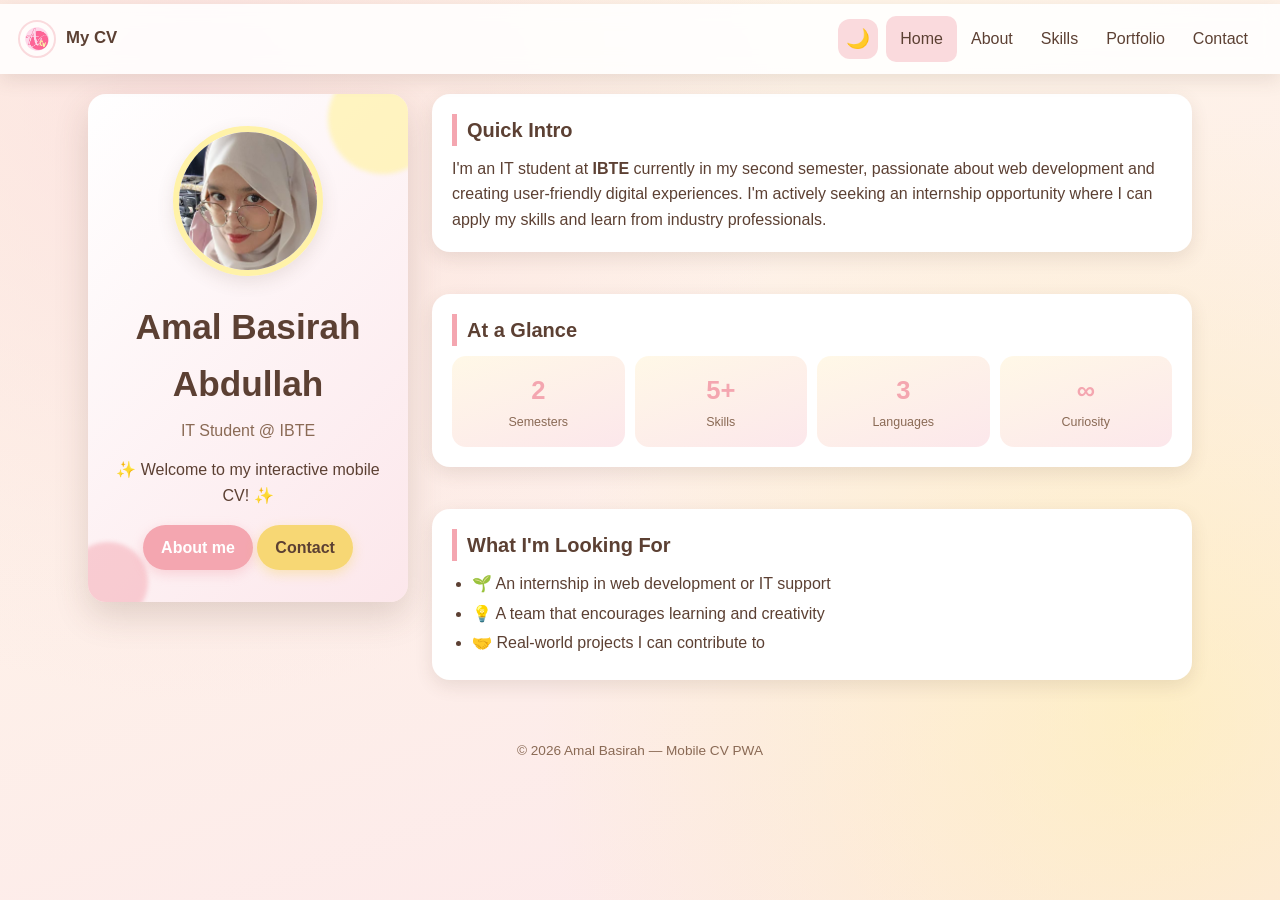
<file: index.html>
<!DOCTYPE html>
<html lang="en">
<head>
  <meta charset="UTF-8">
  <meta http-equiv="refresh" content="0; url=html/index.html">
  <title>Redirecting — Amal Basirah Mobile CV</title>
  <script>
    // Safe client-side redirection
    window.location.replace("html/index.html");
  </script>
</head>
<body>
  <p>Redirecting to <a href="html/index.html">Amal Basirah — Mobile CV</a>...</p>
</body>
</html>
</file>
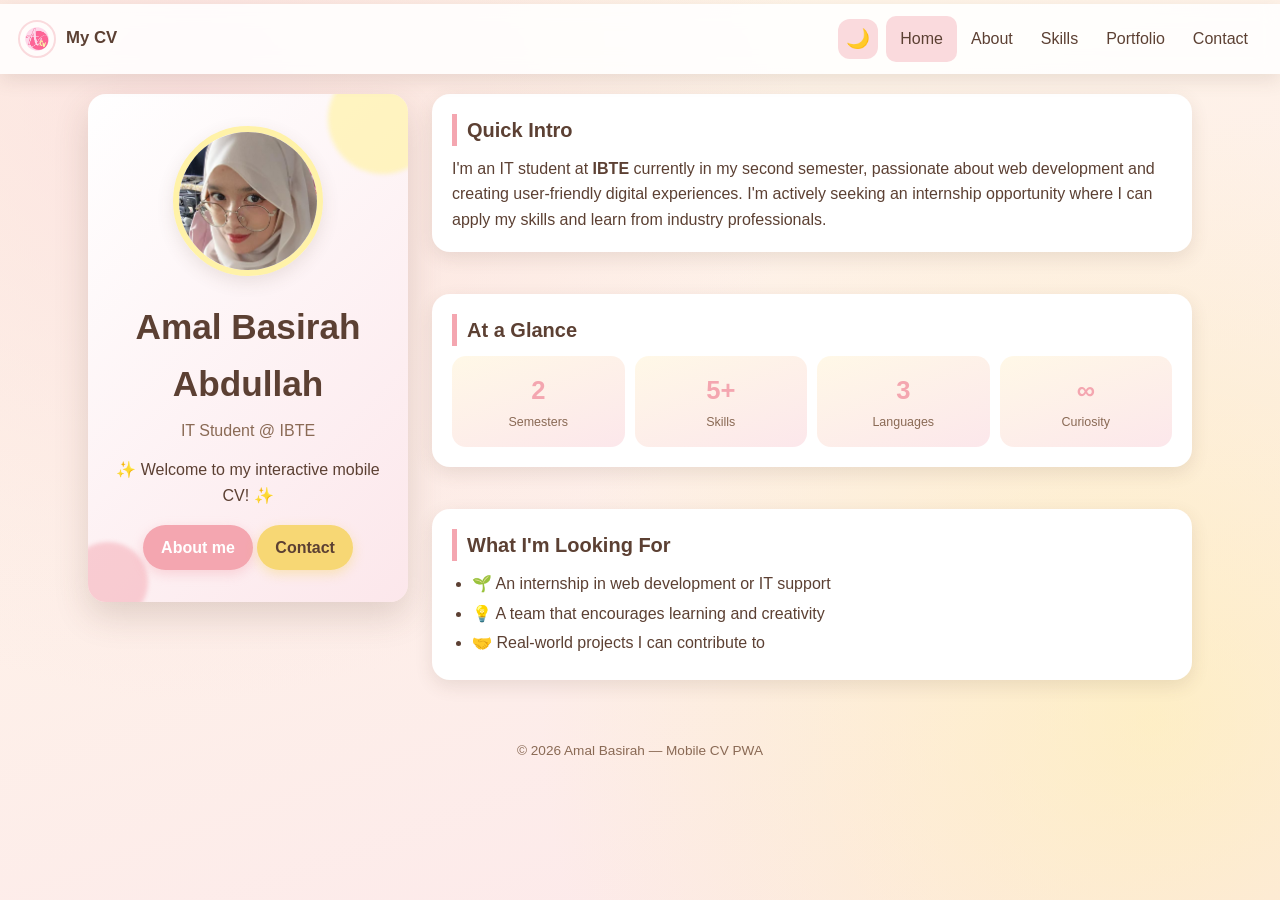
<file: html/index.html>
<!DOCTYPE html>
<html lang="en">
<head>
  <meta charset="UTF-8" />
  <meta name="viewport" content="width=device-width, initial-scale=1.0" />
  <title>Amal Basirah — Mobile CV</title>
  <link rel="manifest" href="../manifest.json" />
  <meta name="theme-color" content="#FADADD" />
  <link rel="icon" href="../images/icon-circle.png" /> 
  <link rel="apple-touch-icon" href="../images/icon-circle.png" /> 
  <link rel="stylesheet" href="../Style/stylesheet.css" />
</head>
<body class="page-home">
  <header>
    <a class="logo" href="index.html">
      <img src="../images/icon-circle.png" alt="Logo" />
      <span>My CV</span>
    </a>
    <nav>
      <button class="menu-btn" aria-label="Menu">☰</button>
      <ul>
        <li><a href="index.html">Home</a></li>
        <li><a href="aboutme.html">About</a></li>
        <li><a href="skills.html">Skills</a></li>
        <li><a href="portfolio.html">Portfolio</a></li>
        <li><a href="contact.html">Contact</a></li>
      </ul>
    </nav>
  </header>

  <main>
    <section class="hero">
      <div class="hero-deco deco-1"></div>
      <div class="hero-deco deco-2"></div>
      <img class="profile" src="../images/cv-profile.jpeg" alt="Amal Basirah profile photo" />
      <h1 data-js="name">Amal Basirah</h1>
      <p class="role" data-js="role">IT Student @ IBTE</p>
      <p data-js="tagline">✨ Welcome to my interactive mobile CV! ✨</p>
      <p style="margin-top:16px;">
        <a class="btn" href="aboutme.html">About me</a>
        <a class="btn yellow" href="contact.html">Contact</a>
      </p>
    </section>

    <section class="card" style="margin-top:18px;">
      <h2>Quick Intro</h2>
      <p>
        I'm an IT student at <strong>IBTE</strong> currently in my second semester,
        passionate about web development and creating user-friendly digital experiences.
        I'm actively seeking an internship opportunity where I can apply my skills
        and learn from industry professionals.
      </p>
    </section>

    <section class="card stats-card">
      <h2>At a Glance</h2>
      <div class="stats">
        <div class="stat"><span class="stat-num">2</span><span class="stat-lbl">Semesters</span></div>
        <div class="stat"><span class="stat-num">5+</span><span class="stat-lbl">Skills</span></div>
        <div class="stat"><span class="stat-num">3</span><span class="stat-lbl">Languages</span></div>
        <div class="stat"><span class="stat-num">∞</span><span class="stat-lbl">Curiosity</span></div>
      </div>
    </section>

    <section class="card">
      <h2>What I'm Looking For</h2>
      <ul class="bullets">
        <li>🌱 An internship in web development or IT support</li>
        <li>💡 A team that encourages learning and creativity</li>
        <li>🤝 Real-world projects I can contribute to</li>
      </ul>
    </section>
  </main>

  <footer>© <span id="yr"></span> Amal Basirah — Mobile CV PWA</footer>
  <script>document.getElementById("yr").textContent = new Date().getFullYear();</script>
  <script src="../javascript/app.js"></script>
</body>
</html>
</file>
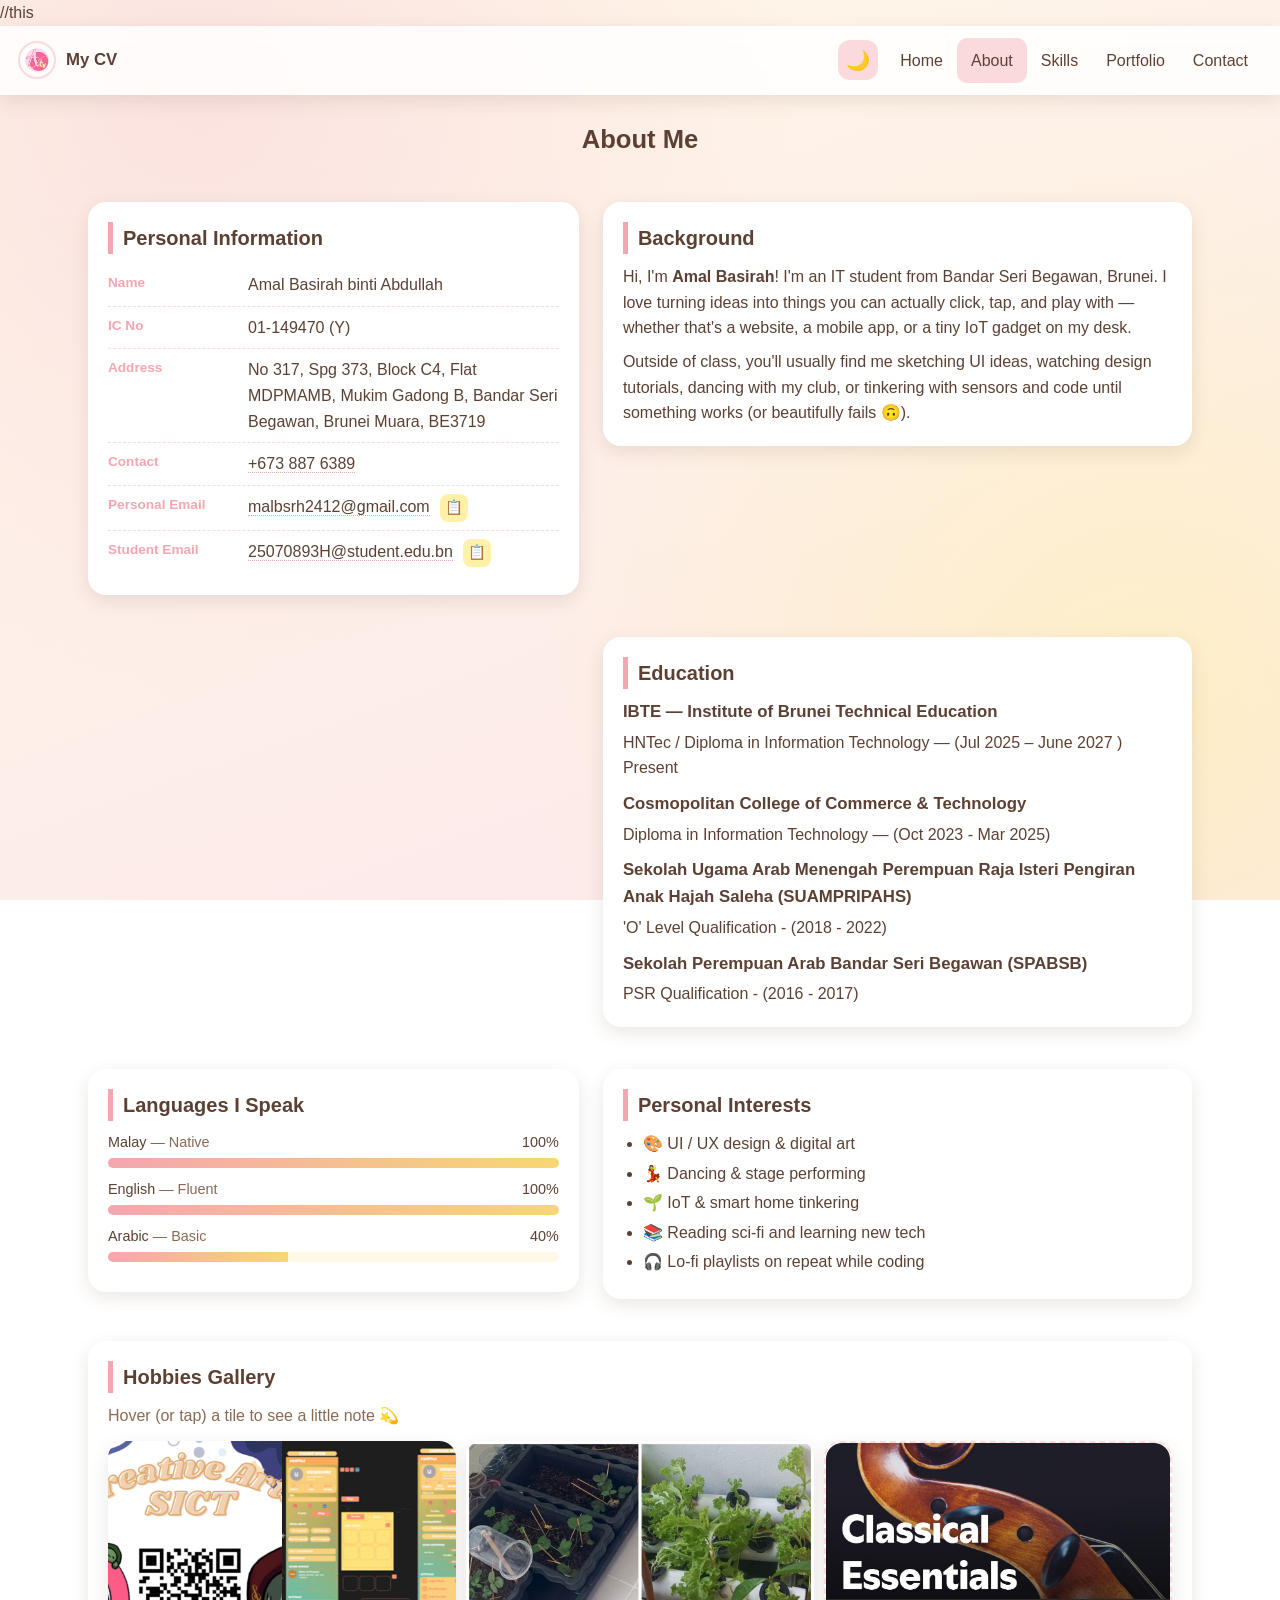
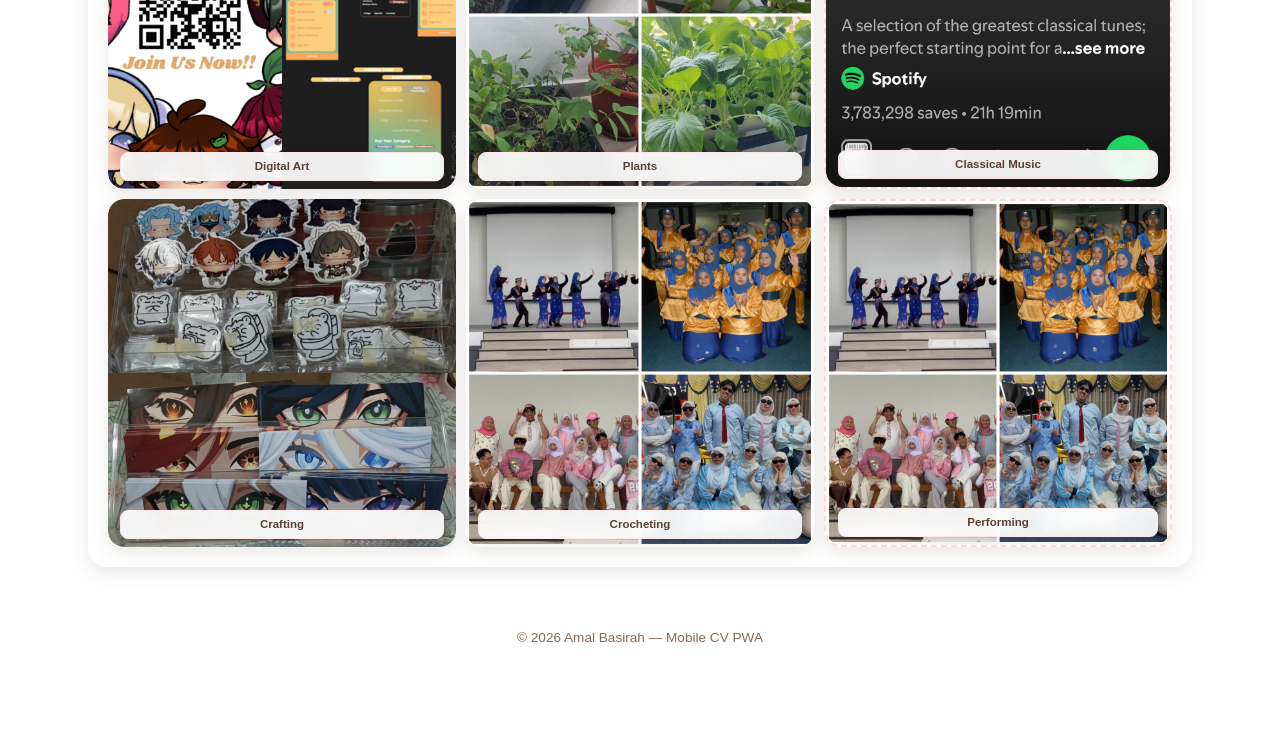
<file: html/aboutme.html>
<!DOCTYPE html>
<html lang="en">
<head>
  <meta charset="UTF-8" />
  <meta name="viewport" content="width=device-width, initial-scale=1.0" />
  <title>About Me — Amal Basirah</title>
  <link rel="manifest" href="../manifest.json" />
  <meta name="theme-color" content="#FADADD" />
  <link rel="icon" href="../images/icon-circle.png" /> //this
  <link rel="stylesheet" href="../Style/stylesheet.css" />
</head>
<body class="page-about">
  <header>
    <a class="logo" href="index.html">
      <img src="../images/icon-circle.png" alt="Logo" />
      <span>My CV</span>
    </a>
    <nav>
      <button class="menu-btn" aria-label="Menu">☰</button>
      <ul>
        <li><a href="index.html">Home</a></li>
        <li><a href="aboutme.html">About</a></li>
        <li><a href="skills.html">Skills</a></li>
        <li><a href="portfolio.html">Portfolio</a></li>
        <li><a href="contact.html">Contact</a></li>
      </ul>
    </nav>
  </header>

  <main>
    <h1 class="page-title">About Me</h1>

    <section class="card">
      <h2>Personal Information</h2>
      <div data-js="personal-info"></div>
    </section>

    <section class="card">
      <h2>Background</h2>
      <p>
        Hi, I'm <strong>Amal Basirah</strong>! I'm an IT student from Bandar Seri Begawan, Brunei.
        I love turning ideas into things you can actually click, tap, and play with — whether
        that's a website, a mobile app, or a tiny IoT gadget on my desk.
      </p>
      <p style="margin-top:8px;">
        Outside of class, you'll usually find me sketching UI ideas, watching design tutorials,
        dancing with my club, or tinkering with sensors and code until something works
        (or beautifully fails 🙃).
      </p>
    </section>

    <section class="card">
      <h2>Education</h2>
      <h3>IBTE — Institute of Brunei Technical Education</h3>
      <p>HNTec / Diploma in Information Technology — (Jul 2025 – June 2027 ) Present</p>

      <h3>Cosmopolitan College of Commerce &amp; Technology</h3>
      <p>Diploma in Information Technology — (Oct 2023 - Mar 2025)</p>

      <h3>Sekolah Ugama Arab Menengah Perempuan Raja Isteri Pengiran Anak Hajah Saleha (SUAMPRIPAHS)</h3>
      <p>'O' Level Qualification - (2018 - 2022)</p>

      <h3>Sekolah Perempuan Arab Bandar Seri Begawan (SPABSB)</h3>
      <p>PSR Qualification - (2016 - 2017)</p>
    </section>

    <section class="card">
      <h2>Languages I Speak</h2>
      <div data-js="languages"></div>
    </section>

    <section class="card">
      <h2>Personal Interests</h2>
      <ul class="bullets">
        <li>🎨 UI / UX design &amp; digital art</li>
        <li>💃 Dancing &amp; stage performing</li>
        <li>🌱 IoT &amp; smart home tinkering</li>
        <li>📚 Reading sci-fi and learning new tech</li>
        <li>🎧 Lo-fi playlists on repeat while coding</li>
      </ul>
    </section>

    <section class="card">
      <h2>Hobbies Gallery</h2>
      <p style="margin-bottom:12px; color:var(--brown-soft);">
        Hover (or tap) a tile to see a little note 💫
      </p>
      <div class="gallery" data-js="hobbies"></div>
    </section>
  </main>

  <footer>© <span id="yr"></span> Amal Basirah — Mobile CV PWA</footer>
  <script>document.getElementById("yr").textContent = new Date().getFullYear();</script>
  <script src="../javascript/app.js"></script>
</body>
</html>
</file>
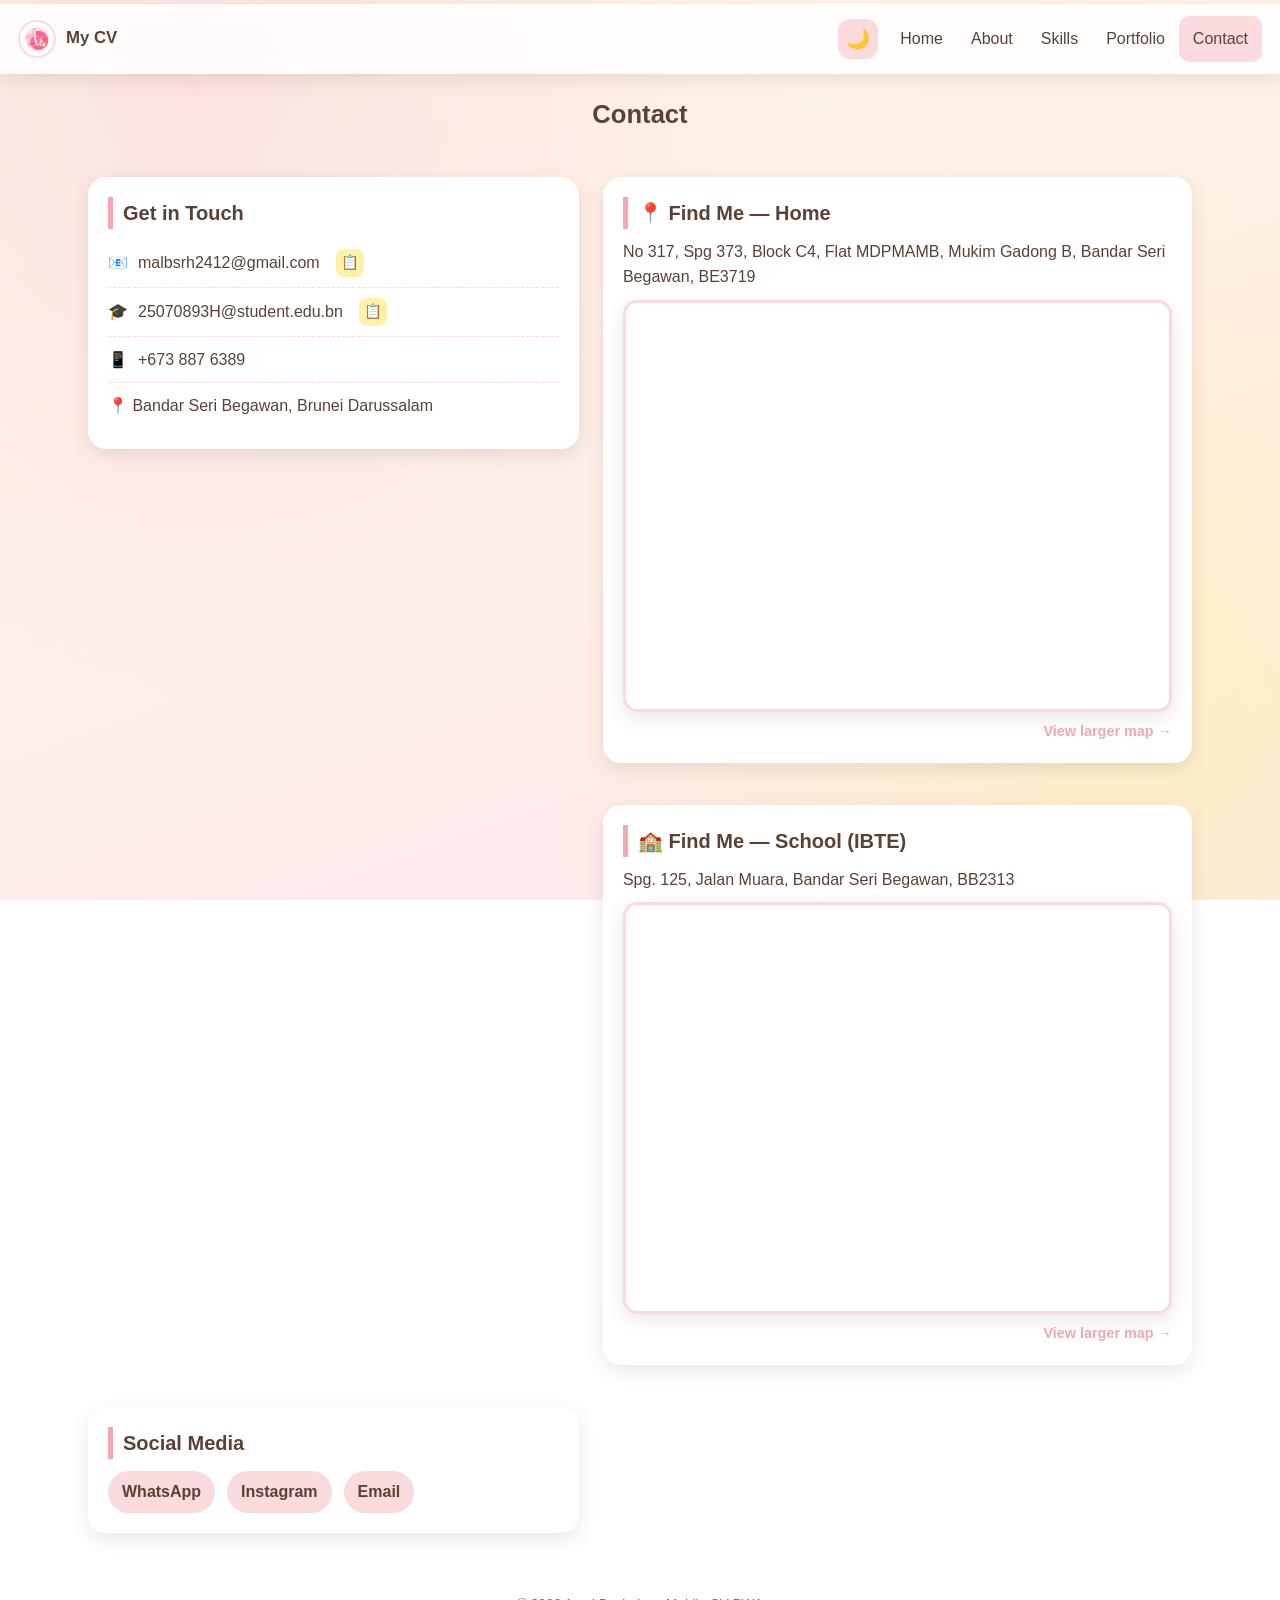
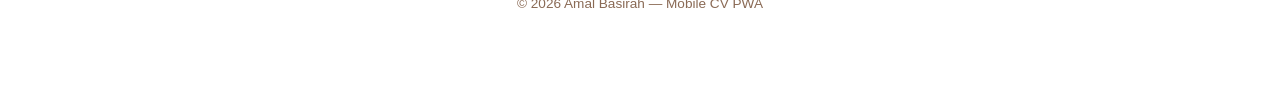
<file: html/contact.html>
<!DOCTYPE html>
<html lang="en">
<head>
  <meta charset="UTF-8" />
  <meta name="viewport" content="width=device-width, initial-scale=1.0" />
  <title>Contact — Amal Basirah</title>
  <link rel="manifest" href="../manifest.json" />
  <meta name="theme-color" content="#FADADD" />
  <link rel="icon" href="../images/icon-circle.png" />
  <link rel="stylesheet" href="../Style/stylesheet.css" />
</head>
<body class="page-contact">
  <header>
    <a class="logo" href="index.html">
      <img src="../images/icon-circle.png" alt="Logo" />
      <span>My CV</span>
    </a>
    <nav>
      <button class="menu-btn" aria-label="Menu">☰</button>
      <ul>
        <li><a href="index.html">Home</a></li>
        <li><a href="aboutme.html">About</a></li>
        <li><a href="skills.html">Skills</a></li>
        <li><a href="portfolio.html">Portfolio</a></li>
        <li><a href="contact.html">Contact</a></li>
      </ul>
    </nav>
  </header>

  <main>
    <h1 class="page-title">Contact</h1>

    <section class="card">
      <h2>Get in Touch</h2>
      <ul class="contact-list">
        <li>📧 <a href="mailto:malbsrh2412@gmail.com">malbsrh2412@gmail.com</a>
          <button class="copy-btn" data-copy="malbsrh2412@gmail.com" aria-label="Copy personal email">📋</button>
        </li>
        <li>🎓 <a href="https://outlook.office.com/mail/deeplink/compose?to=25070893H@student.edu.bn" target="_blank" rel="noopener">25070893H@student.edu.bn</a>
          <button class="copy-btn" data-copy="25070893H@student.edu.bn" aria-label="Copy student email">📋</button>
        </li>
        <li>📱 <a href="tel:+6738876389">+673 887 6389</a></li>
        <li>📍 Bandar Seri Begawan, Brunei Darussalam</li>
      </ul>
    </section>

    <section class="card">
      <h2>📍 Find Me — Home</h2>
      <p style="margin-bottom:10px;">
        No 317, Spg 373, Block C4, Flat MDPMAMB, Mukim Gadong B,
        Bandar Seri Begawan, BE3719
      </p>
      <div class="map-wrap">
        <iframe
          title="Home address map"
          src="https://www.openstreetmap.org/export/embed.html?bbox=114.9298%2C4.8931%2C114.9498%2C4.9131&amp;layer=mapnik&amp;marker=4.9031%2C114.9398"
          loading="lazy"
          referrerpolicy="no-referrer-when-downgrade"></iframe>
      </div>
      <p class="map-link">
        <a href="https://www.openstreetmap.org/?mlat=4.9031&amp;mlon=114.9398#map=16/4.9031/114.9398"
           target="_blank" rel="noopener">View larger map →</a>
      </p>
    </section>

    <section class="card">
      <h2>🏫 Find Me — School (IBTE)</h2>
      <p style="margin-bottom:10px;">
        Spg. 125, Jalan Muara, Bandar Seri Begawan, BB2313
      </p>
      <div class="map-wrap">
        <iframe
          title="School address map"
          src="https://www.openstreetmap.org/export/embed.html?bbox=114.9434%2C4.9678%2C114.9634%2C4.9878&amp;layer=mapnik&amp;marker=4.9778%2C114.9534"
          loading="lazy"
          referrerpolicy="no-referrer-when-downgrade"></iframe>
      </div>
      <p class="map-link">
        <a href="https://www.openstreetmap.org/?mlat=4.9778&amp;mlon=114.9534#map=16/4.9778/114.9534"
           target="_blank" rel="noopener">View larger map →</a>
      </p>
    </section>

    <section class="card">
      <h2>Social Media</h2>
      <div class="socials">
        <a href="https://wa.me/6738876389" target="_blank" rel="noopener">WhatsApp</a>
        <a href="https://instagram.com/mushforgortartz" target="_blank" rel="noopener">Instagram</a>
        <a href="mailto:malbsrh2412@gmail.com">Email</a>
      </div>
    </section>
  </main>

  <footer>© <span id="yr"></span> Amal Basirah — Mobile CV PWA</footer>
  <script>document.getElementById("yr").textContent = new Date().getFullYear();</script>
  <script src="../javascript/app.js"></script>
</body>
</html>
</file>
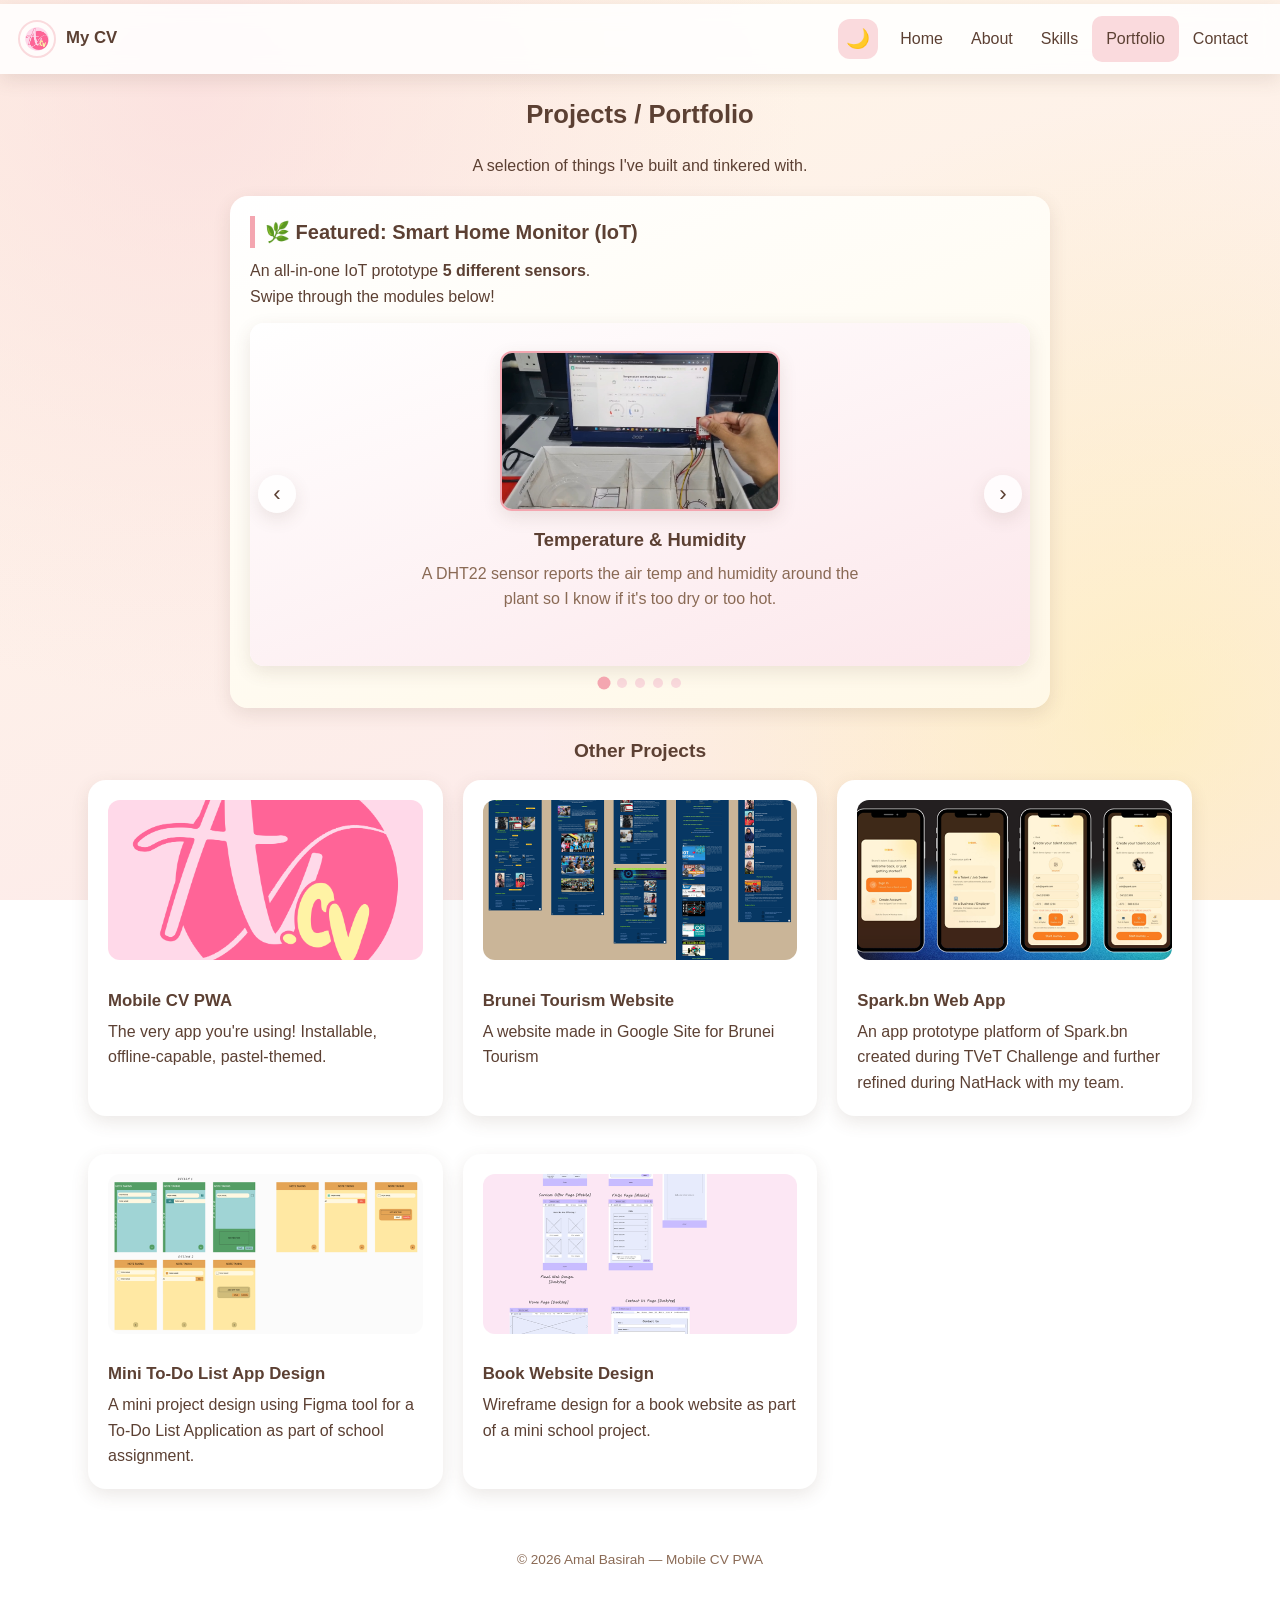
<file: html/portfolio.html>
<!DOCTYPE html>
<html lang="en">
<head>
  <meta charset="UTF-8" />
  <meta name="viewport" content="width=device-width, initial-scale=1.0" />
  <title>Portfolio — Amal Basirah</title>
  <link rel="manifest" href="../manifest.json" />
  <meta name="theme-color" content="#FADADD" />
  <link rel="icon" href="../images/icon-circle.png" />
  <link rel="stylesheet" href="../Style/stylesheet.css" />
</head>
<body class="page-portfolio">
  <header>
    <a class="logo" href="index.html">
      <img src="../images/icon-circle.png" alt="Logo" />
      <span>My CV</span>
    </a>
    <nav>
      <button class="menu-btn" aria-label="Menu">☰</button>
      <ul>
        <li><a href="index.html">Home</a></li>
        <li><a href="aboutme.html">About</a></li>
        <li><a href="skills.html">Skills</a></li>
        <li><a href="portfolio.html">Portfolio</a></li>
        <li><a href="contact.html">Contact</a></li>
      </ul>
    </nav>
  </header>

  <main>
    <h1 class="page-title">Projects / Portfolio</h1>
    <p style="text-align:center; margin-bottom:18px;">
      A selection of things I've built and tinkered with.
    </p>

    <!-- ===== Featured: IoT Carousel ===== -->
    <section class="card carousel-card">
      <h2>🌿 Featured: Smart Home Monitor (IoT)</h2>
      <p style="margin-bottom:14px;">
        An all-in-one IoT prototype
        <strong>5 different sensors</strong>.<br> Swipe through the modules below!
      </p>

      <div class="carousel" data-js="carousel">
        <button class="carousel-btn prev" aria-label="Previous slide">‹</button>
        <div class="carousel-track" data-js="carousel-track"></div>
        <button class="carousel-btn next" aria-label="Next slide">›</button>
      </div>
      <div class="carousel-dots" data-js="carousel-dots"></div>
    </section>

    <!-- ===== Other projects grid ===== -->
    <h2 class="page-subtitle">Other Projects</h2>
    <div class="projects" data-js="projects"></div>
  </main>

  <footer>© <span id="yr"></span> Amal Basirah — Mobile CV PWA</footer>
  <script>document.getElementById("yr").textContent = new Date().getFullYear();</script>
  <script src="../javascript/app.js"></script>
</body>
</html>
</file>
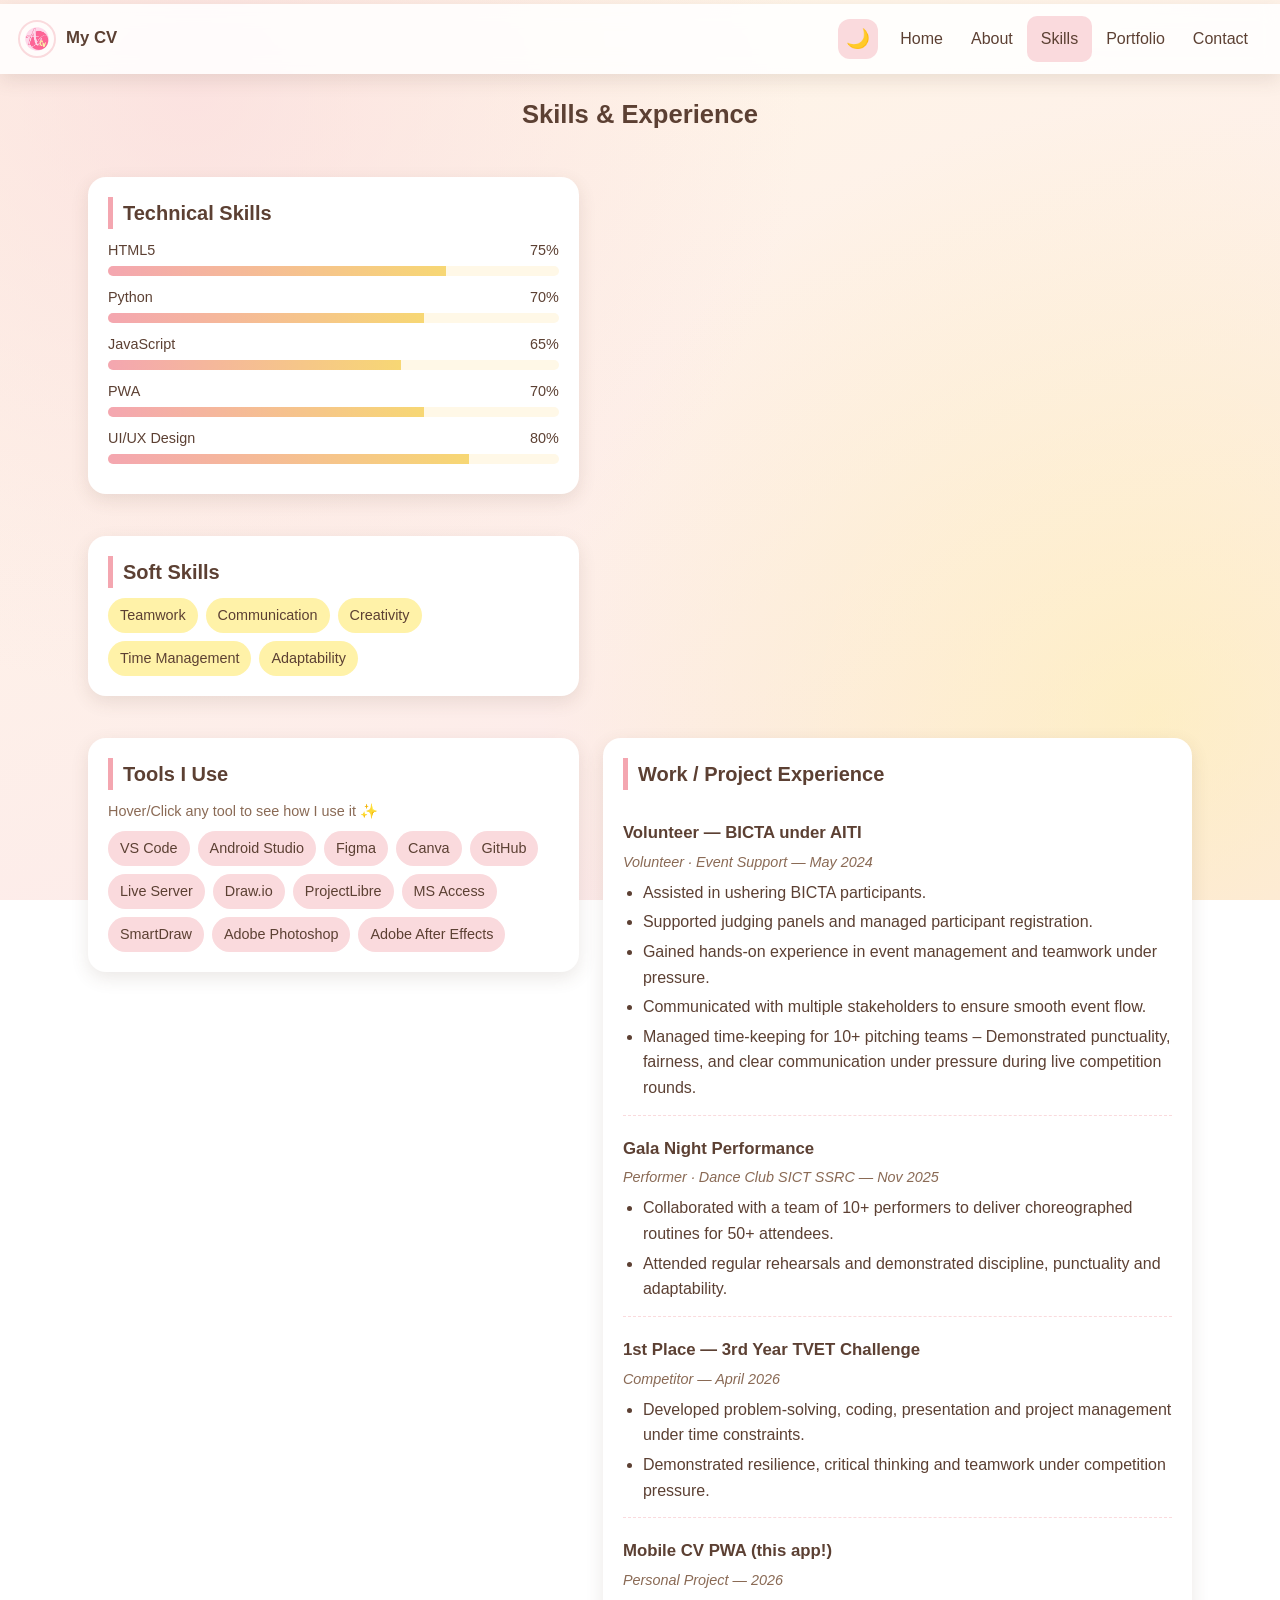
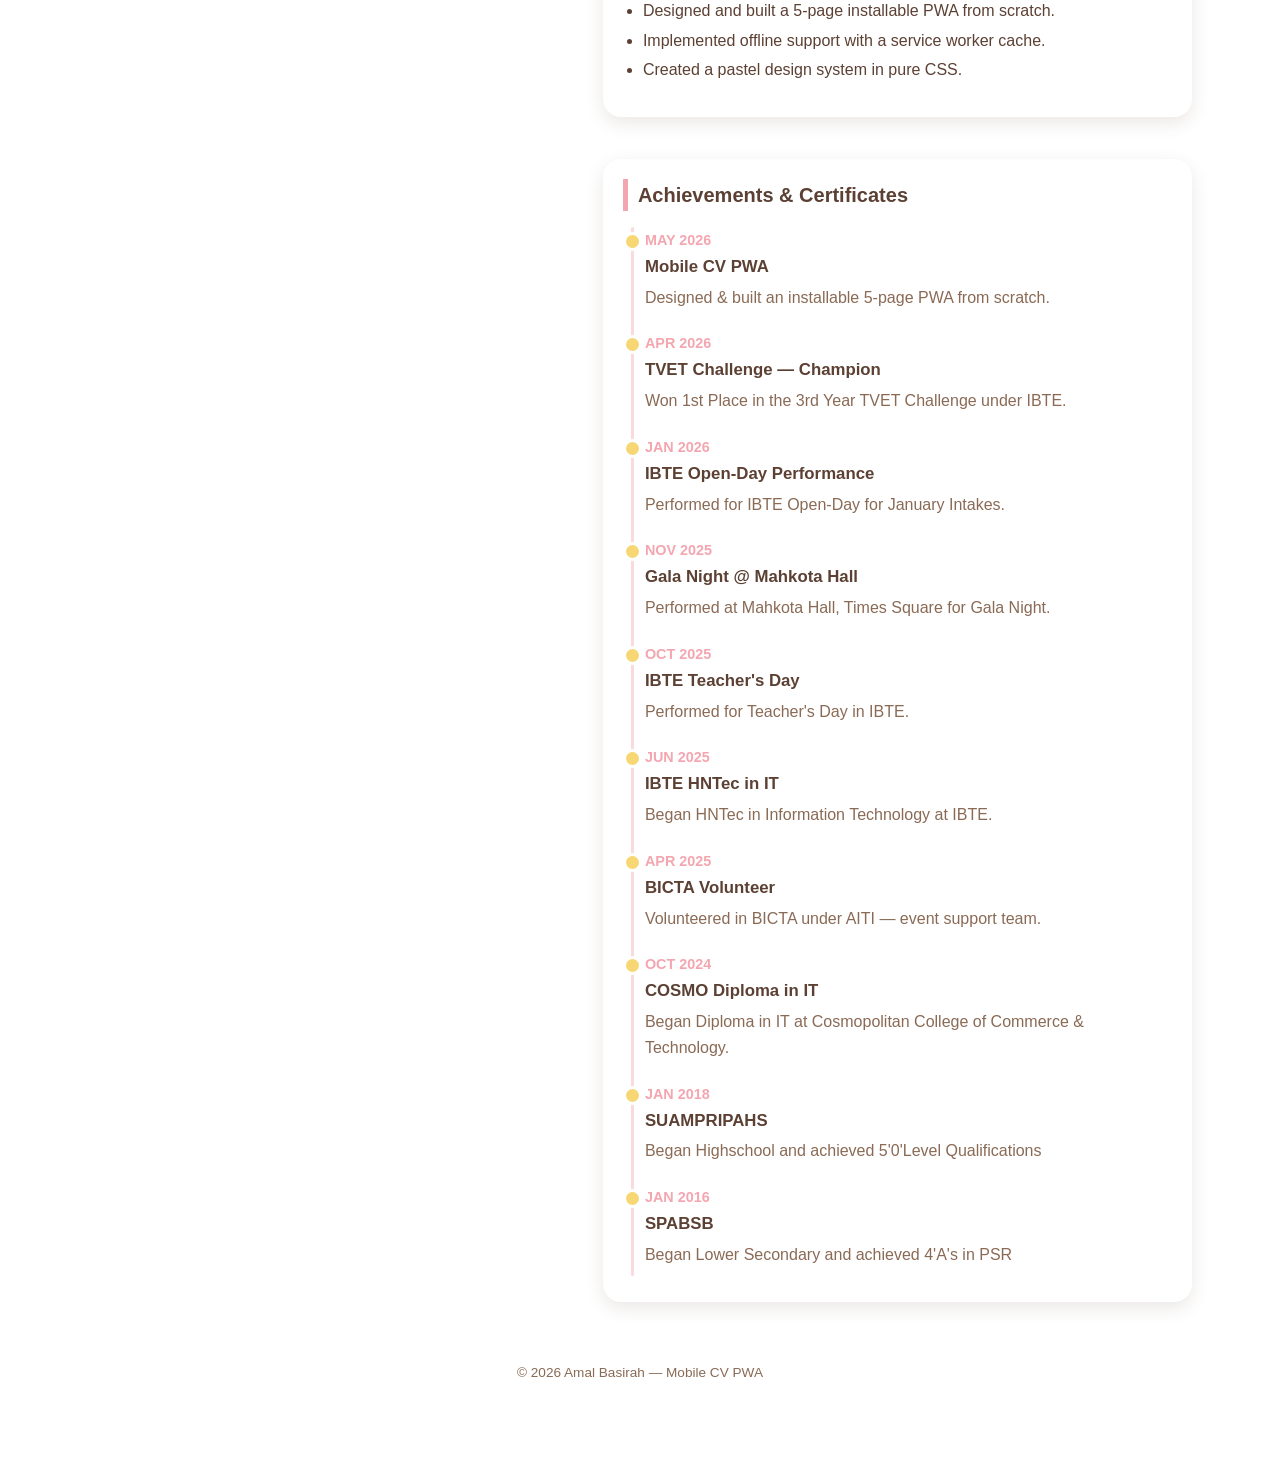
<file: html/skills.html>
<!DOCTYPE html>
<html lang="en">
<head>
  <meta charset="UTF-8" />
  <meta name="viewport" content="width=device-width, initial-scale=1.0" />
  <title>Skills &amp; Experience — Amal Basirah</title>
  <link rel="manifest" href="../manifest.json" />
  <meta name="theme-color" content="#FADADD" />
  <link rel="icon" href="../images/icon-circle.png" />
  <link rel="stylesheet" href="../Style/stylesheet.css" />
</head>
<body class="page-skills">
  <header>
    <a class="logo" href="index.html">
      <img src="../images/icon-circle.png" alt="Logo" />
      <span>My CV</span>
    </a>
    <nav>
      <button class="menu-btn" aria-label="Menu">☰</button>
      <ul>
        <li><a href="index.html">Home</a></li>
        <li><a href="aboutme.html">About</a></li>
        <li><a href="skills.html">Skills</a></li>
        <li><a href="portfolio.html">Portfolio</a></li>
        <li><a href="contact.html">Contact</a></li>
      </ul>
    </nav>
  </header>

  <main>
    <h1 class="page-title">Skills &amp; Experience</h1>

    <section class="card">
      <h2>Technical Skills</h2>
      <div data-js="tech-skills"></div>
    </section>

    <section class="card">
      <h2>Soft Skills</h2>
      <div class="chips" data-js="soft-skills"></div>
    </section>

    <section class="card">
      <h2>Tools I Use</h2>
      <p style="margin-bottom:8px; color:var(--brown-soft); font-size:0.9rem;">
        Hover/Click any tool to see how I use it ✨
      </p>
      <div class="chips" data-js="tools"></div>
    </section>

    <section class="card">
      <h2>Work / Project Experience</h2>
      <div data-js="experiences"></div>
    </section>

    <section class="card">
      <h2>Achievements &amp; Certificates</h2>
      <div class="timeline" data-js="achievements"></div>
    </section>
  </main>

  <footer>© <span id="yr"></span> Amal Basirah — Mobile CV PWA</footer>
  <script>document.getElementById("yr").textContent = new Date().getFullYear();</script>
  <script src="../javascript/app.js"></script>
</body>
</html>
</file>
<file: Style/stylesheet.css>
/* =========================================================
   stylesheet.css — Mobile CV PWA
   Theme: pastel pink, cream, soft yellow (+ dark mode)
   ========================================================= */

/* 1. Reset */
* { margin: 0; padding: 0; box-sizing: border-box; }

/* 2. Root colors */
:root {
  --pink: #FADADD;
  --pink-soft: #FCE7EB;
  --pink-deep: #F4A6B0;
  --cream: #FFF8E7;
  --yellow: #FFF2A8;
  --yellow-deep: #F7D774;
  --brown: #5C4033;
  --brown-soft: #8a6a55;
  --white: #FFFFFF;
  --surface: #FFFFFF;
  --bg-grad-1: rgba(250, 218, 221, 0.7);
  --bg-grad-2: rgba(255, 242, 168, 0.55);
  --bg-base-a: #FFF8E7;
  --bg-base-b: #FCE7EB;
  --shadow: 0 6px 18px rgba(92, 64, 51, 0.12);
  --shadow-lg: 0 14px 34px rgba(92, 64, 51, 0.18);
  --radius: 18px;
}

/* Dark mode — deep plum + cream */
[data-theme="dark"] {
  --pink:        #4a2a3a;
  --pink-soft:   #3a2230;
  --pink-deep:   #e89bb0;
  --cream:       #2e2230;
  --yellow:      #5a4a2a;
  --yellow-deep: #f0d27a;
  --brown:       #f5e8d8;
  --brown-soft:  #c8b0a0;
  --white:       #2a1a2e;
  --surface:     #3a2438;
  --bg-grad-1:   rgba(232, 155, 176, 0.18);
  --bg-grad-2:   rgba(240, 210, 122, 0.14);
  --bg-base-a:   #1f1422;
  --bg-base-b:   #2a1a2e;
  --shadow:    0 6px 18px rgba(0, 0, 0, 0.35);
  --shadow-lg: 0 14px 34px rgba(0, 0, 0, 0.5);
}

/* 3. Body */
body {
  font-family: "Segoe UI", Tahoma, Arial, sans-serif;
  background:
    radial-gradient(circle at 15% 10%, var(--bg-grad-1), transparent 45%),
    radial-gradient(circle at 90% 80%, var(--bg-grad-2), transparent 45%),
    linear-gradient(160deg, var(--bg-base-a) 0%, var(--bg-base-b) 100%);
  background-attachment: fixed;
  color: var(--brown);
  min-height: 100vh;
  line-height: 1.6;
  padding-bottom: 80px;
  transition: background-color 0.3s, color 0.3s;
}

/* Scroll progress bar */
.scroll-progress {
  position: fixed; top: 0; left: 0; right: 0; height: 4px;
  background: transparent; z-index: 100; pointer-events: none;
}
.scroll-progress > span {
  display: block; height: 100%; width: 0%;
  background: linear-gradient(90deg, var(--pink-deep), var(--yellow-deep));
  transition: width 0.1s linear;
  border-radius: 0 4px 4px 0;
}

/* 4. Header */
header {
  position: sticky; top: 4px; z-index: 50;
  background: color-mix(in srgb, var(--surface) 85%, transparent);
  backdrop-filter: blur(10px);
  -webkit-backdrop-filter: blur(10px);
  box-shadow: var(--shadow);
  padding: 12px 18px;
  display: flex; align-items: center; justify-content: space-between;
}

/* 5. Logo */
.logo { display: flex; align-items: center; gap: 10px; text-decoration: none; color: var(--brown); }
.logo img { width: 38px; height: 38px; border-radius: 50%; border: 2px solid var(--pink); }
.logo span { font-weight: 700; font-size: 1.05rem; }

/* 6. Hamburger + theme btn */
.menu-btn, .theme-btn {
  background: var(--yellow); border: none;
  width: 40px; height: 40px; border-radius: 12px;
  font-size: 1.2rem; cursor: pointer; color: var(--brown);
  transition: transform 0.15s, background 0.2s;
}
.menu-btn:hover, .theme-btn:hover { transform: scale(1.08); }
.theme-btn { margin-right: 8px; background: var(--pink); }
nav { display: flex; align-items: center; }

/* 7. Nav */
nav ul {
  list-style: none; display: none; flex-direction: column;
  position: absolute; top: 64px; right: 12px;
  background: var(--surface); border-radius: var(--radius);
  box-shadow: var(--shadow); padding: 10px; min-width: 180px;
}
nav.open ul { display: flex; }
nav ul li a {
  display: block; padding: 10px 14px; text-decoration: none;
  color: var(--brown); border-radius: 10px; font-weight: 500;
}
nav ul li a:hover,
nav ul li a.active { background: var(--pink); color: var(--brown); }

/* 8. Main */
main { max-width: 720px; margin: 24px auto; padding: 0 18px; transition: max-width 0.3s ease; }

/* 9. Hero */
.hero {
  position: relative; overflow: hidden;
  text-align: center;
  background: linear-gradient(135deg, var(--surface) 0%, var(--pink-soft) 100%);
  border-radius: var(--radius);
  padding: 32px 22px;
  box-shadow: var(--shadow-lg);
}
.hero-deco {
  position: absolute; border-radius: 50%; filter: blur(2px); opacity: 0.7; pointer-events: none;
}
.deco-1 { width: 110px; height: 110px; background: var(--yellow); top: -30px; right: -30px; }
.deco-2 { width: 80px;  height: 80px;  background: var(--pink-deep); bottom: -20px; left: -20px; opacity: 0.5; }
.hero img.profile {
  position: relative; z-index: 1;
  width: 150px; height: 150px; border-radius: 50%;
  object-fit: cover; border: 6px solid var(--yellow);
  margin-bottom: 16px; box-shadow: var(--shadow);
  transition: transform 0.3s;
}
.hero img.profile:hover { transform: scale(1.05) rotate(-2deg); }
.hero h1 { font-size: 1.8rem; margin-bottom: 6px; position: relative; z-index: 1; }
.hero p.role { color: var(--brown-soft); margin-bottom: 14px; position: relative; z-index: 1; }
.hero > p { position: relative; z-index: 1; }

/* 10. Card */
.card {
  background: var(--surface); border-radius: var(--radius);
  padding: 20px; box-shadow: var(--shadow);
  margin-bottom: 18px;
  transition: background 0.3s;
}
.card h2 {
  font-size: 1.25rem; margin-bottom: 10px; color: var(--brown);
  border-left: 5px solid var(--pink-deep);
  padding-left: 10px;
}
.card h3 { font-size: 1.05rem; margin: 10px 0 4px; }

/* 11. Page title */
.page-title { text-align: center; margin-bottom: 18px; font-size: 1.6rem; }
.page-subtitle {
  text-align: center; margin: 28px 0 14px;
  font-size: 1.2rem; color: var(--brown);
}

/* 12. Buttons */
.btn {
  display: inline-block; background: var(--pink-deep); color: var(--white);
  padding: 10px 18px; border-radius: 999px;
  text-decoration: none; font-weight: 600;
  transition: transform 0.15s, box-shadow 0.15s;
  box-shadow: 0 4px 12px rgba(244, 166, 176, 0.4);
}
.btn:hover { transform: translateY(-2px); box-shadow: 0 6px 18px rgba(244, 166, 176, 0.55); }
.btn.yellow {
  background: var(--yellow-deep); color: var(--brown);
  box-shadow: 0 4px 12px rgba(247, 215, 116, 0.45);
}

/* 13. Chips */
.chips { display: flex; flex-wrap: wrap; gap: 8px; margin-top: 8px; }
.chip {
  background: var(--yellow); color: var(--brown);
  padding: 6px 12px; border-radius: 999px;
  font-size: 0.9rem; font-weight: 500;
}

/* 13b. Chip with hover tooltip (Tools) */
.chip-hover {
  position: relative; cursor: help;
  transition: transform 0.15s, background 0.2s;
  background: var(--pink);
}
.chip-hover:hover, .chip-hover:focus { transform: translateY(-2px); background: var(--pink-deep); color: var(--white); outline: none; }
.chip-hover::after {
  content: attr(data-tip);
  position: absolute; bottom: calc(100% + 8px); left: 50%;
  transform: translateX(-50%) translateY(4px);
  background: var(--brown); color: var(--cream);
  padding: 6px 10px; border-radius: 8px;
  font-size: 0.75rem; font-weight: 500;
  white-space: nowrap; max-width: 220px; white-space: normal;
  width: max-content; max-width: 220px;
  text-align: center;
  opacity: 0; pointer-events: none;
  transition: opacity 0.2s, transform 0.2s;
  box-shadow: var(--shadow);
  z-index: 10;
}
.chip-hover::before {
  content: ""; position: absolute; bottom: calc(100% + 2px); left: 50%;
  transform: translateX(-50%); border: 5px solid transparent;
  border-top-color: var(--brown);
  opacity: 0; transition: opacity 0.2s;
}
.chip-hover:hover::after, .chip-hover:focus::after { opacity: 1; transform: translateX(-50%) translateY(0); }
.chip-hover:hover::before, .chip-hover:focus::before { opacity: 1; }

/* 14. Skill bar */
.skill-row { margin: 10px 0; }
.skill-row .label {
  display: flex; justify-content: space-between;
  font-size: 0.9rem; margin-bottom: 4px;
}
.bar { background: var(--cream); border-radius: 999px; height: 10px; overflow: hidden; }
.bar > span {
  display: block; height: 100%;
  background: linear-gradient(90deg, var(--pink-deep), var(--yellow-deep));
}

/* 15. Project grid */
.projects { display: grid; gap: 16px; }
@media (min-width: 640px) { .projects { grid-template-columns: 1fr 1fr; } }
.project { position: relative; overflow: hidden; }
.project img {
  width: 100%; height: 160px; object-fit: cover;
  border-radius: 12px; margin-bottom: 10px; background: var(--cream);
  transition: transform 0.4s;
}
.project:hover img { transform: scale(1.05); }

/* 16. Contact list */
.contact-list { list-style: none; }
.contact-list li {
  padding: 10px 0; border-bottom: 1px dashed var(--pink);
  display: flex; align-items: center; gap: 10px; flex-wrap: wrap;
}
.contact-list li:last-child { border-bottom: none; }
.contact-list a { color: var(--brown); text-decoration: none; font-weight: 500; }
.contact-list a:hover { color: var(--pink-deep); }

/* Copy button */
.copy-btn {
  background: var(--yellow); border: none; cursor: pointer;
  width: 28px; height: 28px; border-radius: 8px;
  font-size: 0.9rem; margin-left: 6px;
  transition: transform 0.15s, background 0.2s;
}
.copy-btn:hover { transform: scale(1.1); background: var(--yellow-deep); }

/* 17. Socials */
.socials { display: flex; flex-wrap: wrap; gap: 12px; margin-top: 12px; }
.socials a {
  background: var(--pink); color: var(--brown);
  padding: 8px 14px; border-radius: 999px;
  text-decoration: none; font-weight: 600;
  transition: transform 0.15s, background 0.2s;
}
.socials a:hover { background: var(--pink-deep); color: var(--white); transform: translateY(-2px); }

/* 18. Footer */
footer { text-align: center; padding: 18px; color: var(--brown-soft); font-size: 0.85rem; }

/* 19. Lists */
ul.bullets { padding-left: 20px; }
ul.bullets li { margin: 4px 0; }

/* 20. Stats */
.stats { display: grid; grid-template-columns: repeat(4, 1fr); gap: 10px; }
.stat {
  background: linear-gradient(160deg, var(--cream), var(--pink-soft));
  border-radius: 14px; padding: 14px 6px; text-align: center;
}
.stat-num { display: block; font-size: 1.6rem; font-weight: 700; color: var(--pink-deep); }
.stat-lbl { display: block; font-size: 0.78rem; color: var(--brown-soft); margin-top: 2px; }

/* 21. Map */
.map-wrap {
  border-radius: 14px; overflow: hidden;
  border: 3px solid var(--pink);
  box-shadow: var(--shadow);
  aspect-ratio: 4 / 3;
}
.map-wrap iframe { width: 100%; height: 100%; border: 0; display: block; }
.map-link { text-align: right; margin-top: 8px; font-size: 0.9rem; }
.map-link a { color: var(--pink-deep); font-weight: 600; text-decoration: none; }

/* 22. Gallery */
.gallery { display: grid; grid-template-columns: repeat(3, 1fr); gap: 10px; }
.gallery-tile {
  position: relative; overflow: hidden;
  aspect-ratio: 1 / 1;
  border-radius: 16px;
  display: flex; flex-direction: column; align-items: center; justify-content: center;
  text-align: center; padding: 8px;
  box-shadow: var(--shadow);
  transition: transform 0.2s;
  cursor: default;
}
.gallery-tile:hover { transform: translateY(-4px) rotate(-1deg); }
.tile-pink   { background: linear-gradient(160deg, var(--surface), var(--pink)); }
.tile-yellow { background: linear-gradient(160deg, var(--surface), var(--yellow)); }
.tile-cream  { background: linear-gradient(160deg, var(--surface), var(--cream)); border: 2px dashed var(--pink); }
.tile-emoji  { font-size: 2.2rem; }
.tile-title  { font-size: 0.85rem; font-weight: 600; color: var(--brown); margin-top: 4px; z-index: 2; position: relative; }
.tile-img {
  position: absolute;
  inset: 0;
  width: 100%;
  height: 100%;
  object-fit: cover;
  border-radius: 16px;
  z-index: 1;
}
.gallery-tile .tile-title {
  position: relative;
  z-index: 2;
  transition: background 0.2s, color 0.2s;
}
.gallery-tile:has(.tile-img) .tile-title {
  background: color-mix(in srgb, var(--surface) 92%, transparent);
  backdrop-filter: blur(8px);
  -webkit-backdrop-filter: blur(8px);
  border: 1px solid var(--pink-soft);
  color: var(--brown);
  padding: 4px 8px;
  border-radius: 8px;
  font-size: 0.72rem;
  box-shadow: var(--shadow);
  margin-top: auto;
  width: calc(100% - 8px);
  text-overflow: ellipsis;
  overflow: hidden;
  white-space: nowrap;
}
.tile-overlay {
  position: absolute; inset: 0;
  background: color-mix(in srgb, var(--brown) 90%, transparent);
  color: var(--cream);
  font-size: 0.78rem; line-height: 1.35;
  padding: 10px;
  display: flex; align-items: center; justify-content: center;
  opacity: 0; transition: opacity 0.25s;
  border-radius: 16px;
  z-index: 3;
}
.gallery-tile:hover .tile-overlay,
.gallery-tile:focus-within .tile-overlay { opacity: 1; }

/* 23. Timeline (achievements) */
.timeline { position: relative; padding-left: 22px; }
.timeline::before {
  content: ""; position: absolute; left: 8px; top: 6px; bottom: 6px;
  width: 3px; background: var(--pink); border-radius: 2px;
}
.timeline-item { position: relative; padding: 8px 0 14px; }
.timeline-item::before {
  content: ""; position: absolute; left: -19px; top: 14px;
  width: 13px; height: 13px; border-radius: 50%;
  background: var(--yellow-deep); box-shadow: 0 0 0 3px var(--surface);
}
.timeline-year { font-weight: 700; color: var(--pink-deep); font-size: 0.9rem; }
.timeline-body h3 { margin: 2px 0 4px; }
.timeline-body p { color: var(--brown-soft); }

/* 23b. Experience items */
.exp-item { padding: 10px 0; border-bottom: 1px dashed var(--pink); }
.exp-item:last-child { border-bottom: none; }
.exp-meta { color: var(--brown-soft); margin: 2px 0 6px; font-size: 0.9rem; }

/* 23c. Personal info list */
.info-list { list-style: none; }
.info-list li {
  display: grid; grid-template-columns: 130px 1fr; gap: 10px;
  padding: 8px 0; border-bottom: 1px dashed var(--pink);
  align-items: start;
}
.info-list li:last-child { border-bottom: none; }
.info-key { font-weight: 700; color: var(--pink-deep); font-size: 0.85rem; }
.info-val { color: var(--brown); word-break: break-word; }
.info-val a { color: var(--brown); text-decoration: none; border-bottom: 1px dotted var(--pink-deep); }
.info-val a:hover { color: var(--pink-deep); }
@media (max-width: 480px) {
  .info-list li { grid-template-columns: 1fr; gap: 2px; }
}

/* 24. Carousel */
.carousel-card { background: linear-gradient(160deg, var(--surface), var(--cream)); }
.carousel {
  position: relative; overflow: hidden;
  border-radius: 14px;
  background: var(--surface);
  box-shadow: var(--shadow);
}
.carousel-track {
  display: flex;
  transition: transform 0.5s cubic-bezier(0.22, 1, 0.36, 1);
}
.slide {
  flex: 0 0 100%;
  padding: 28px 20px;
  text-align: center;
  background: linear-gradient(160deg, var(--surface), var(--pink-soft));
}
.slide-1 { background: linear-gradient(160deg, var(--surface), var(--yellow)); }
.slide-2 { background: linear-gradient(160deg, var(--surface), var(--cream)); }
.slide-emoji { font-size: 3.4rem; display: block; margin-bottom: 10px; }
.slide-img {
  display: block;
  width: 100%;
  max-width: 280px;
  height: 160px;
  object-fit: cover;
  border-radius: 12px;
  border: 2px solid var(--pink-deep);
  box-shadow: var(--shadow);
  margin: 0 auto 14px;
}
.slide h3 { font-size: 1.15rem; margin-bottom: 6px; }
.slide p { color: var(--brown-soft); max-width: 440px; margin: 0 auto; }

.carousel-btn {
  position: absolute; top: 50%; transform: translateY(-50%);
  background: color-mix(in srgb, var(--surface) 85%, transparent);
  border: none; width: 38px; height: 38px;
  border-radius: 50%; cursor: pointer;
  font-size: 1.4rem; color: var(--brown);
  box-shadow: var(--shadow);
  z-index: 2;
}
.carousel-btn.prev { left: 8px; }
.carousel-btn.next { right: 8px; }
.carousel-btn:hover { background: var(--pink); }

.carousel-dots { display: flex; justify-content: center; gap: 8px; margin-top: 12px; }
.carousel-dots .dot {
  width: 10px; height: 10px; border-radius: 50%;
  background: var(--pink); border: none; cursor: pointer;
  transition: transform 0.2s, background 0.2s;
}
.carousel-dots .dot.active { background: var(--pink-deep); transform: scale(1.3); }

/* 25. Toast */
.cv-toast {
  position: fixed; bottom: 24px; left: 50%; transform: translateX(-50%) translateY(20px);
  background: var(--brown); color: var(--cream);
  padding: 10px 18px; border-radius: 999px;
  font-size: 0.9rem; font-weight: 500;
  box-shadow: var(--shadow-lg);
  opacity: 0; pointer-events: none;
  transition: opacity 0.25s, transform 0.25s;
  z-index: 200;
}
.cv-toast.show { opacity: 1; transform: translateX(-50%) translateY(0); }

/* 26. Responsive & Multi-Column Grid System */
@media (min-width: 800px) {
  main { max-width: 1140px; }
}

@media (min-width: 700px) {
  .hero h1 { font-size: 2.2rem; }
  nav ul {
    display: flex; flex-direction: row; position: static;
    box-shadow: none; background: transparent; padding: 0;
  }
  .menu-btn { display: none; }
}

@media (max-width: 500px) {
  .stats { grid-template-columns: repeat(2, 1fr); }
  .gallery { grid-template-columns: repeat(2, 1fr); }
}

/* Home Page Layout (≥ 800px) */
@media (min-width: 800px) {
  body.page-home main {
    display: grid;
    grid-template-columns: 320px 1fr;
    gap: 24px;
    align-items: start;
  }
  body.page-home .hero {
    grid-column: 1;
    grid-row: 1 / span 3;
    position: sticky;
    top: 76px;
  }
  body.page-home .card {
    grid-column: 2;
    margin-top: 0 !important; /* Override inline margins */
    margin-bottom: 18px;
  }
}

/* About Page Layout (≥ 900px) */
@media (min-width: 900px) {
  body.page-about main {
    display: grid;
    grid-template-columns: 1fr 1.2fr;
    gap: 24px;
    align-items: start;
  }
  body.page-about .page-title {
    grid-column: 1 / span 2;
  }
  body.page-about .card:nth-of-type(1), /* Personal Info */
  body.page-about .card:nth-of-type(4)  /* Languages */ {
    grid-column: 1;
  }
  body.page-about .card:nth-of-type(2), /* Background */
  body.page-about .card:nth-of-type(3), /* Education */
  body.page-about .card:nth-of-type(5)  /* Interests */ {
    grid-column: 2;
  }
  body.page-about .card:nth-of-type(6)  /* Hobbies */ {
    grid-column: 1 / span 2;
  }
}

/* Skills Page Layout (≥ 900px) */
@media (min-width: 900px) {
  body.page-skills main {
    display: grid;
    grid-template-columns: 1fr 1.2fr;
    gap: 24px;
    align-items: start;
  }
  body.page-skills .page-title {
    grid-column: 1 / span 2;
  }
  body.page-skills .card:nth-of-type(1), /* Tech Skills */
  body.page-skills .card:nth-of-type(2), /* Soft Skills */
  body.page-skills .card:nth-of-type(3)  /* Tools */ {
    grid-column: 1;
  }
  body.page-skills .card:nth-of-type(4), /* Experience */
  body.page-skills .card:nth-of-type(5)  /* Achievements */ {
    grid-column: 2;
  }
}

/* Portfolio Page Restructuring */
@media (min-width: 800px) {
  body.page-portfolio .carousel-card {
    max-width: 820px;
    margin-left: auto;
    margin-right: auto;
  }
}

.projects {
  display: grid;
  gap: 20px;
}
@media (min-width: 600px) and (max-width: 999px) {
  .projects {
    grid-template-columns: 1fr 1fr;
  }
}
@media (min-width: 1000px) {
  .projects {
    grid-template-columns: 1fr 1fr 1fr;
  }
}

/* Contact Page Layout (≥ 900px) */
@media (min-width: 900px) {
  body.page-contact main {
    display: grid;
    grid-template-columns: 1fr 1.2fr;
    gap: 24px;
    align-items: start;
  }
  body.page-contact .page-title {
    grid-column: 1 / span 2;
  }
  body.page-contact .card:nth-of-type(1), /* Get in Touch */
  body.page-contact .card:nth-of-type(4)  /* Social Media */ {
    grid-column: 1;
  }
  body.page-contact .card:nth-of-type(2), /* Home Map */
  body.page-contact .card:nth-of-type(3)  /* School Map */ {
    grid-column: 2;
  }
}


/* 27. Animation */
@keyframes fadeUp {
  from { opacity: 0; transform: translateY(12px); }
  to   { opacity: 1; transform: translateY(0); }
}
main > * { animation: fadeUp 0.45s ease both; }
main > *:nth-child(2) { animation-delay: 0.05s; }
main > *:nth-child(3) { animation-delay: 0.1s; }
main > *:nth-child(4) { animation-delay: 0.15s; }
main > *:nth-child(5) { animation-delay: 0.2s; }

/* 28. PWA Install Banner */
.pwa-install-banner {
  position: fixed;
  bottom: 24px;
  left: 50%;
  transform: translateX(-50%) translateY(120px);
  width: 90%;
  max-width: 450px;
  background: color-mix(in srgb, var(--surface) 92%, transparent);
  backdrop-filter: blur(12px);
  -webkit-backdrop-filter: blur(12px);
  border: 1.5px solid var(--pink-soft);
  border-radius: var(--radius);
  box-shadow: var(--shadow-lg);
  padding: 16px;
  z-index: 1000;
  transition: transform 0.4s cubic-bezier(0.22, 1, 0.36, 1), opacity 0.4s;
  opacity: 0;
  pointer-events: none;
}

.pwa-install-banner.show {
  transform: translateX(-50%) translateY(0);
  opacity: 1;
  pointer-events: auto;
}

.pwa-banner-content {
  display: flex;
  align-items: center;
  gap: 14px;
}

.pwa-banner-icon {
  width: 48px;
  height: 48px;
  border-radius: 50%;
  border: 2px solid var(--pink-deep);
  object-fit: cover;
  flex-shrink: 0;
}

.pwa-banner-text {
  flex-grow: 1;
}

.pwa-banner-text h4 {
  font-size: 0.98rem;
  font-weight: 700;
  color: var(--brown);
  margin-bottom: 2px;
}

.pwa-banner-text p {
  font-size: 0.8rem;
  color: var(--brown-soft);
  line-height: 1.3;
}

.pwa-banner-actions {
  display: flex;
  align-items: center;
  gap: 10px;
  flex-shrink: 0;
}

.pwa-btn-install {
  background: var(--pink-deep);
  color: var(--white);
  border: none;
  font-weight: 600;
  font-size: 0.85rem;
  padding: 8px 16px;
  border-radius: 999px;
  cursor: pointer;
  transition: transform 0.15s, background 0.2s;
  box-shadow: 0 4px 10px rgba(244, 166, 176, 0.3);
}

.pwa-btn-install:hover {
  transform: scale(1.05);
  background: color-mix(in srgb, var(--pink-deep) 90%, black);
}

.pwa-btn-close {
  background: transparent;
  border: none;
  color: var(--brown-soft);
  font-size: 1.1rem;
  cursor: pointer;
  padding: 6px;
  transition: color 0.15s, transform 0.15s;
}

.pwa-btn-close:hover {
  color: var(--brown);
  transform: scale(1.1);
}

/* iOS Banner Specific Actions */
.ios-banner .pwa-banner-actions {
  align-self: center;
}

.ios-banner .pwa-btn-close {
  background: var(--yellow);
  color: var(--brown);
  font-size: 0.82rem;
  font-weight: 600;
  padding: 6px 12px;
  border-radius: 999px;
  box-shadow: 0 2px 6px rgba(247, 215, 116, 0.2);
}

.ios-banner .pwa-btn-close:hover {
  background: var(--yellow-deep);
}

.share-icon-placeholder {
  display: inline-block;
  background: rgba(92, 64, 51, 0.1);
  padding: 0 6px;
  border-radius: 4px;
  font-weight: bold;
}
</file>
